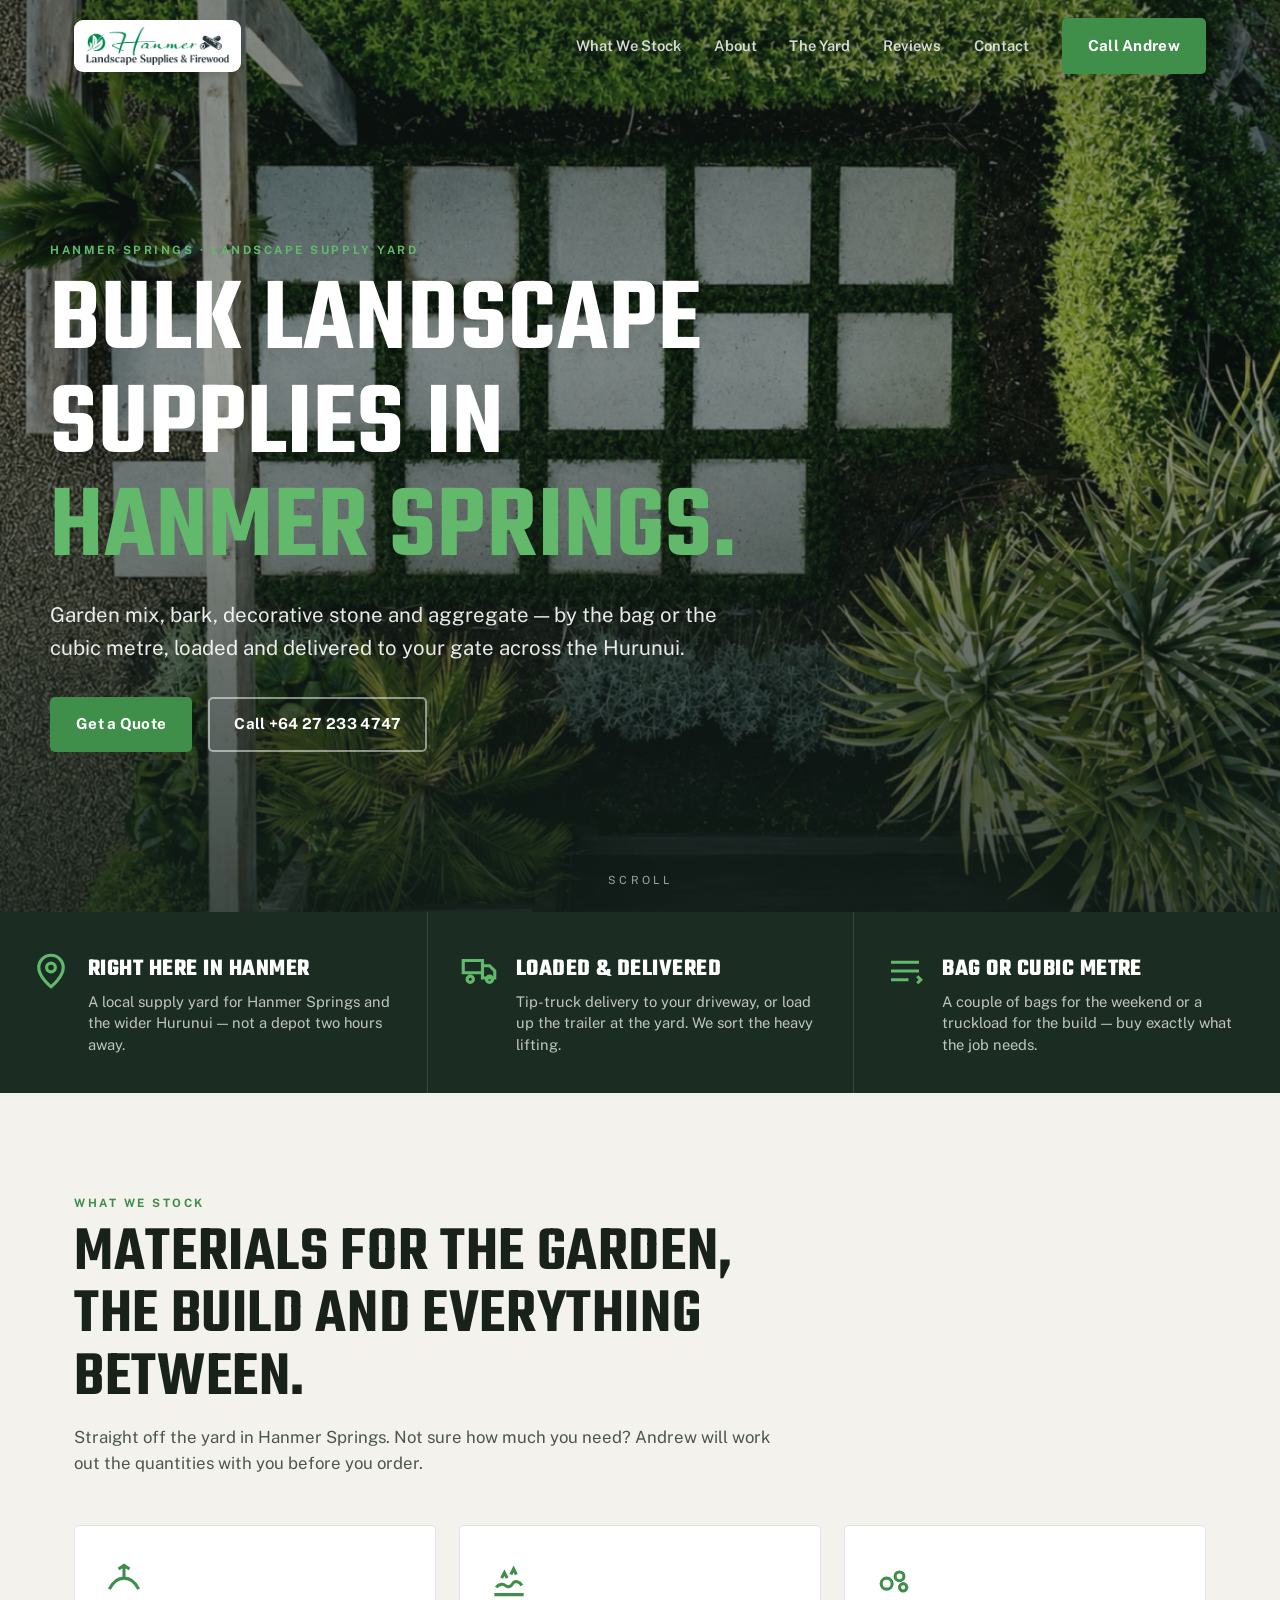
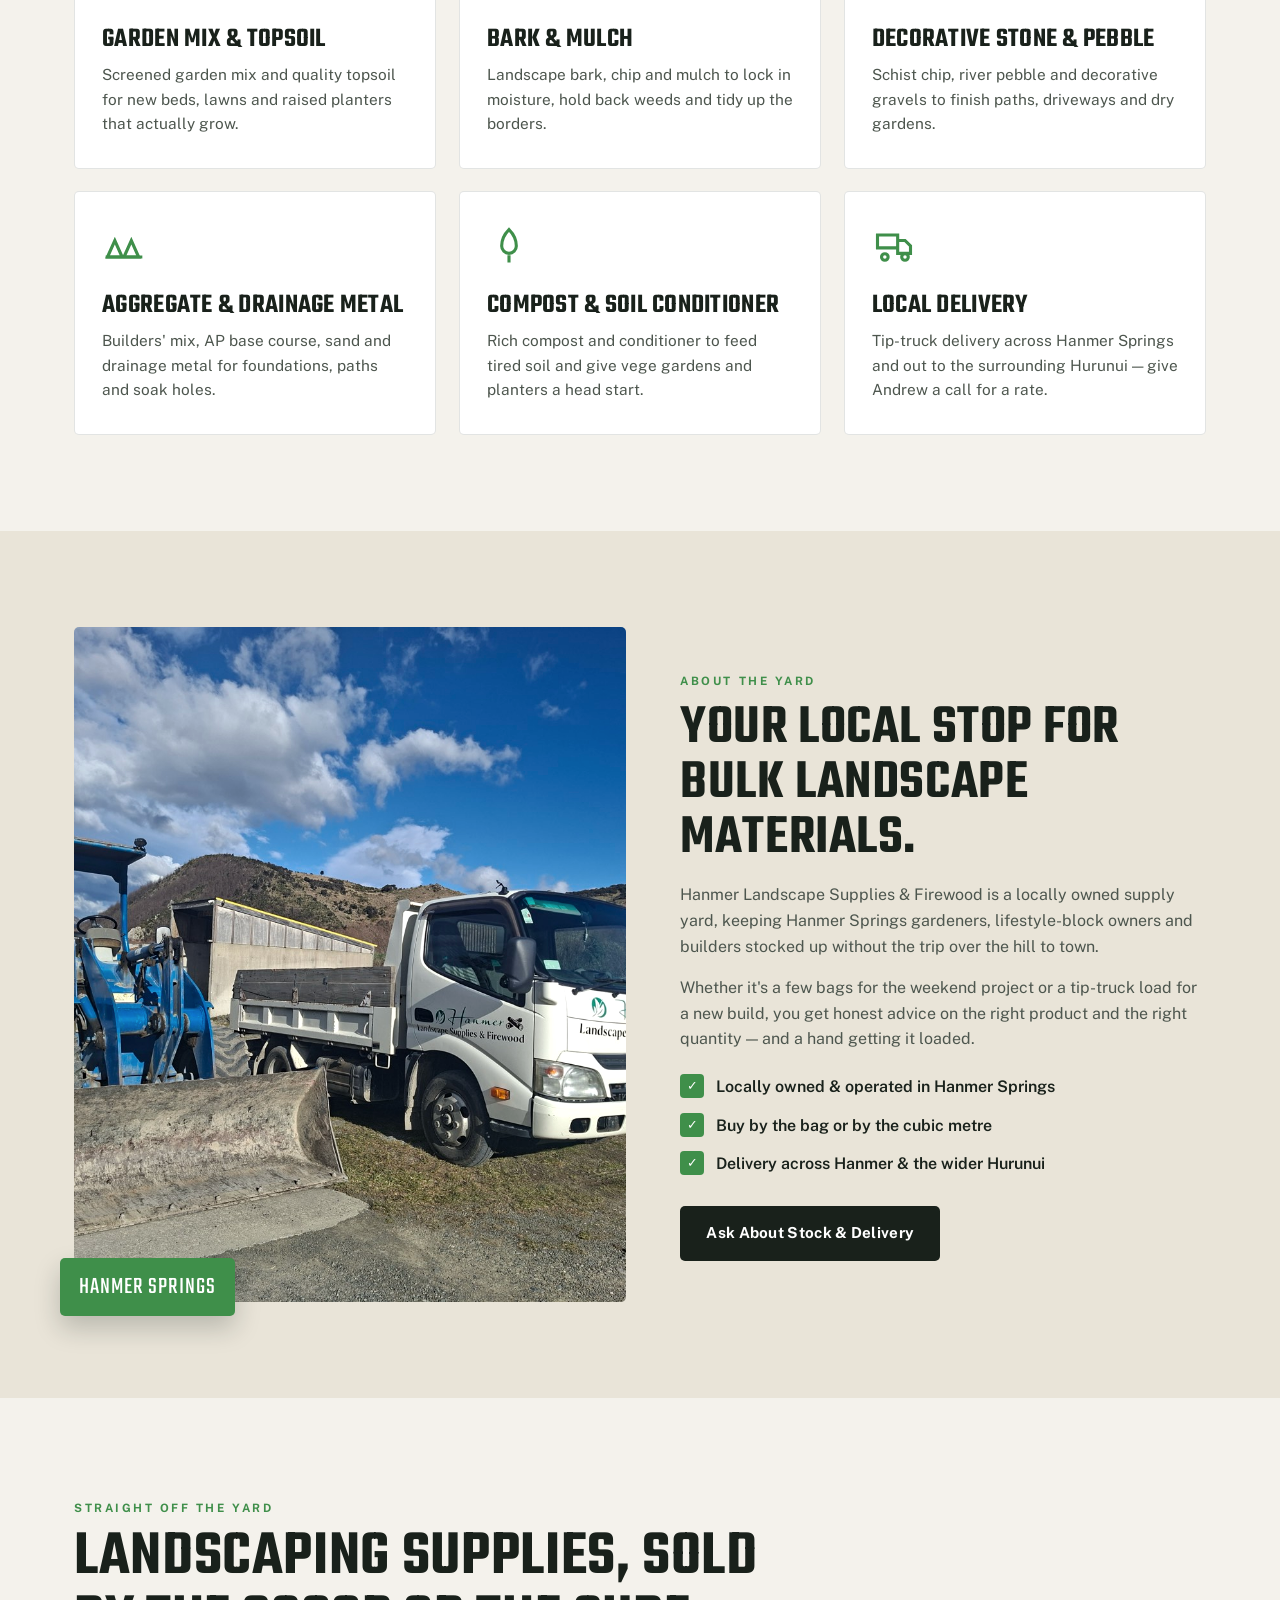
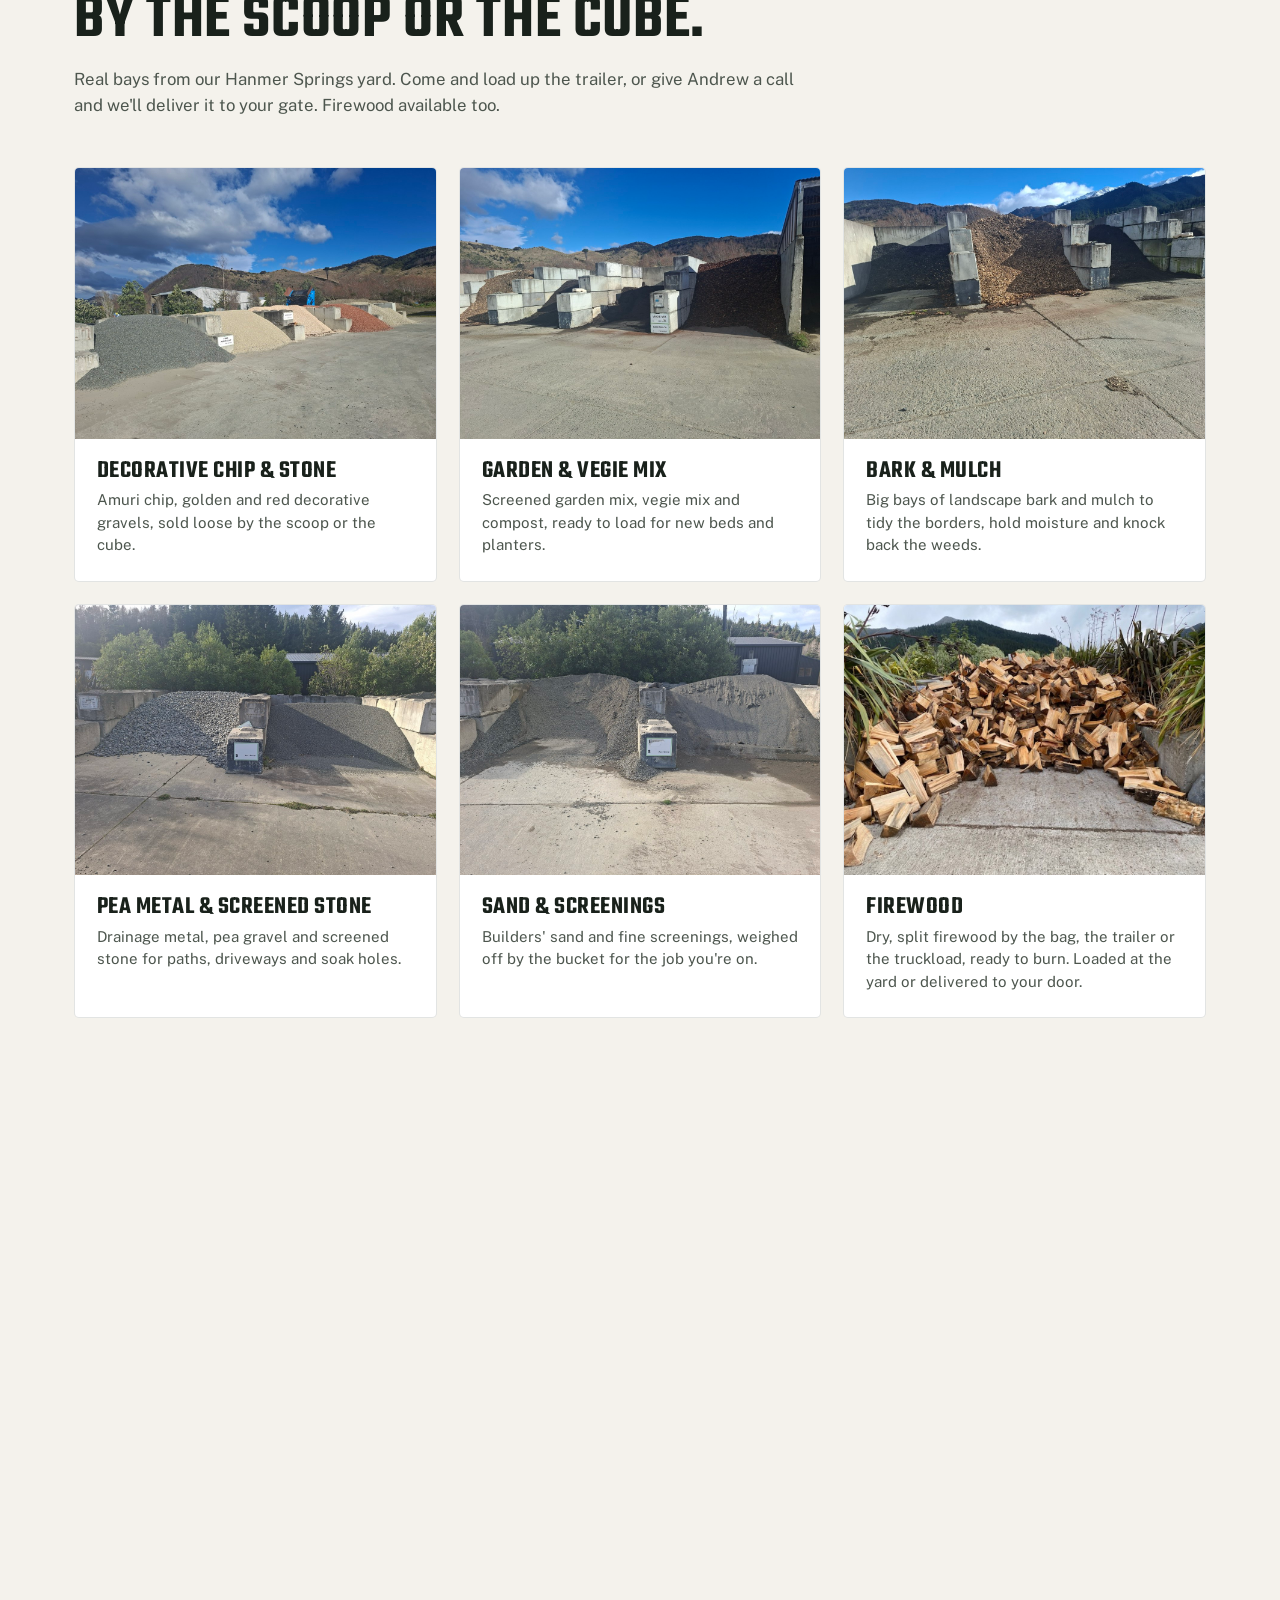
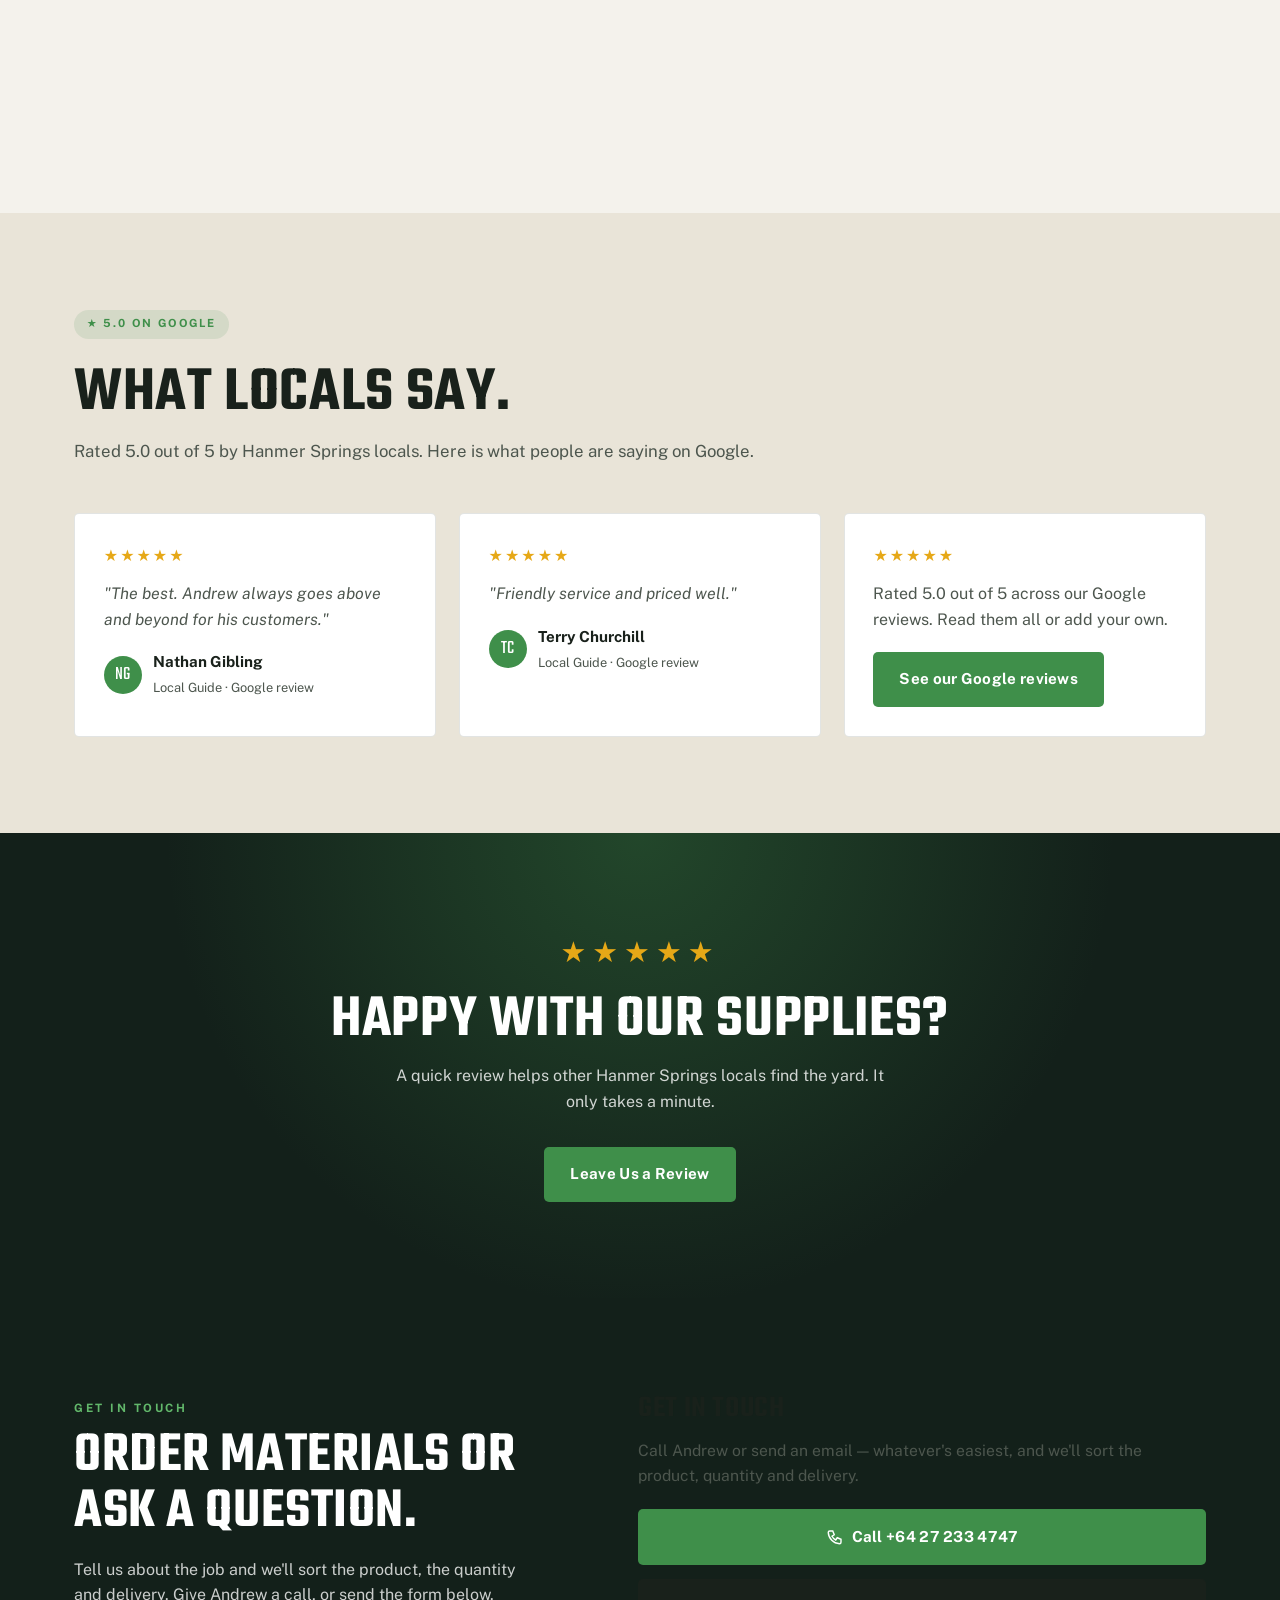
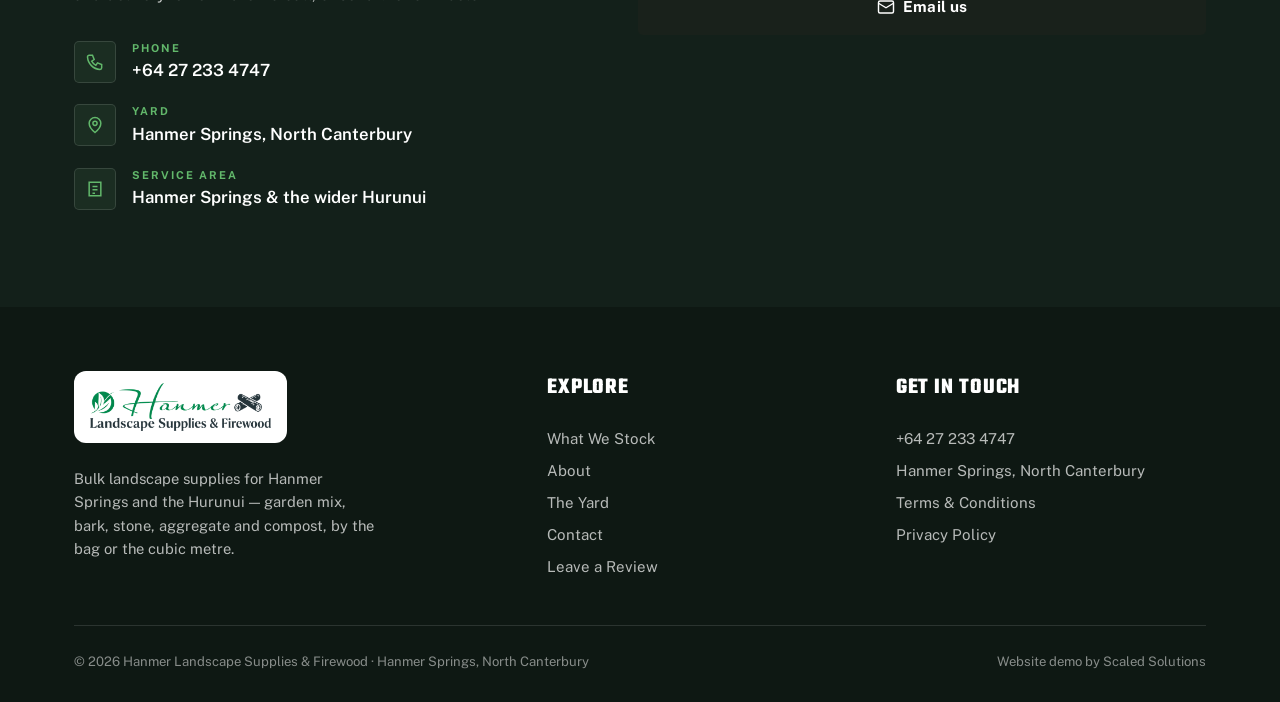
<file: index.html>
<!DOCTYPE html>
<html lang="en-NZ">
<head>
<meta charset="UTF-8" />
<meta name="viewport" content="width=device-width, initial-scale=1.0" />
<title>Hanmer Landscape Supplies &amp; Firewood | Landscape Supply Yard, Hanmer Springs</title>
<meta name="description" content="Bulk landscape supplies in Hanmer Springs — garden mix, bark, mulch, decorative stone and aggregate. By the bag or the cubic metre, loaded and delivered across the Hurunui." />
<link rel="icon" href="/favicon.ico" sizes="any">
<link rel="icon" type="image/png" sizes="96x96" href="/favicon-96.png">
<link rel="apple-touch-icon" href="/apple-touch-icon.png">
<meta property="og:title" content="Hanmer Landscape Supplies &amp; Firewood | Hanmer Springs" />
<meta property="og:description" content="Garden mix, bark, stone and aggregate — by the bag or the cubic metre, loaded and delivered across the Hurunui." />
<meta property="og:type" content="website" />
<meta property="og:image" content="https://www.hanmerlandscape.co.nz/images/hanmer-1.jpg" />
<link rel="preconnect" href="https://fonts.googleapis.com" />
<link rel="preconnect" href="https://fonts.gstatic.com" crossorigin />
<link href="https://fonts.googleapis.com/css2?family=Teko:wght@400;500;600;700&family=Public+Sans:wght@400;500;600;700&display=swap" rel="stylesheet" />
<link rel="preload" as="image" href="images/hanmer-1.jpg" fetchpriority="high" />
<link rel="stylesheet" href="styles.css" />
</head>
<body>

<div id="intro"><div class="intro-logo-chip"><img src="images/logo.png" alt="Hanmer Landscape Supplies &amp; Firewood" /></div></div>

<!-- NAV -->
<header class="nav">
  <div class="wrap">
    <a class="logo logo--chip" href="index.html" aria-label="Hanmer Landscape Supplies &amp; Firewood, Hanmer Springs">
      <img class="logo-img" src="images/logo.png" alt="Hanmer Landscape Supplies &amp; Firewood" />
    </a>
    <button class="nav-toggle" aria-label="Menu">&#9776;</button>
    <nav class="navlinks">
      <a class="link" href="#stock">What We Stock</a>
      <a class="link" href="#about">About</a>
      <a class="link" href="#yard">The Yard</a>
      <a class="link" href="#reviews">Reviews</a>
      <a class="link" href="#contact">Contact</a>
      <a class="btn btn-primary" href="tel:+64272334747">Call Andrew</a>
    </nav>
  </div>
</header>

<!-- HERO -->
<section class="hero" id="top">
  <div class="hero-slides">
    <div class="slide active" style="background-image:url('images/hanmer-1.jpg')"></div>
    <div class="slide" style="background-image:url('images/hanmer-2.jpg')"></div>
    <div class="slide" style="background-image:url('images/hanmer-3.jpg')"></div>
    <div class="slide" style="background-image:url('images/hanmer-4.jpg')"></div>
  </div>
  <div class="wrap hero-inner">
    <span class="eyebrow light">Hanmer Springs · Landscape Supply Yard</span>
    <h1>Bulk landscape supplies in <em>Hanmer Springs.</em></h1>
    <p class="lead">Garden mix, bark, decorative stone and aggregate — by the bag or the cubic metre, loaded and delivered to your gate across the Hurunui.</p>
    <div class="hero-cta">
      <a class="btn btn-primary" href="#contact">Get a Quote</a>
      <a class="btn btn-ghost" href="tel:+64272334747">Call +64 27 233 4747</a>
    </div>
  </div>
  <div class="scrollcue">Scroll</div>
</section>

<!-- TRUST STRIP -->
<section class="trust" style="padding:0">
  <div class="grid">
    <div class="item">
      <svg class="ic" viewBox="0 0 24 24" fill="none" stroke="currentColor" stroke-width="1.8"><path d="M12 21s-7-5.5-7-11a7 7 0 0 1 14 0c0 5.5-7 11-7 11z"/><circle cx="12" cy="10" r="2.5"/></svg>
      <div><h4>Right here in Hanmer</h4><p>A local supply yard for Hanmer Springs and the wider Hurunui — not a depot two hours away.</p></div>
    </div>
    <div class="item">
      <svg class="ic" viewBox="0 0 24 24" fill="none" stroke="currentColor" stroke-width="1.8"><path d="M3 13h11V6H3zM14 9h4l3 3v4h-7zM7 18.5a1.8 1.8 0 1 0 0-3.6 1.8 1.8 0 0 0 0 3.6zM18 18.5a1.8 1.8 0 1 0 0-3.6 1.8 1.8 0 0 0 0 3.6z"/></svg>
      <div><h4>Loaded &amp; delivered</h4><p>Tip-truck delivery to your driveway, or load up the trailer at the yard. We sort the heavy lifting.</p></div>
    </div>
    <div class="item">
      <svg class="ic" viewBox="0 0 24 24" fill="none" stroke="currentColor" stroke-width="1.8"><path d="M4 7h16M4 12h16M4 17h10"/><path d="M19 15l2 2-2 2"/></svg>
      <div><h4>Bag or cubic metre</h4><p>A couple of bags for the weekend or a truckload for the build — buy exactly what the job needs.</p></div>
    </div>
  </div>
</section>

<!-- SERVICES / STOCK -->
<section class="band-light reveal" id="stock">
  <div class="wrap">
    <div class="sec-head">
      <span class="eyebrow">What We Stock</span>
      <h2>Materials for the garden, the build and everything between.</h2>
      <p>Straight off the yard in Hanmer Springs. Not sure how much you need? Andrew will work out the quantities with you before you order.</p>
    </div>
    <div class="cards">
      <div class="card">
        <svg class="ic" viewBox="0 0 24 24" fill="none" stroke="currentColor" stroke-width="1.7"><path d="M4 17c2-4 5-6 8-6s6 2 8 6"/><path d="M12 11V4M9 6l3-2 3 2"/></svg>
        <h3>Garden Mix &amp; Topsoil</h3>
        <p>Screened garden mix and quality topsoil for new beds, lawns and raised planters that actually grow.</p>
      </div>
      <div class="card">
        <svg class="ic" viewBox="0 0 24 24" fill="none" stroke="currentColor" stroke-width="1.7"><path d="M5 16c1.5-2 4-2 5-1s3 1 4-1 4-1 5 1"/><path d="M4 20h16"/><path d="M8 11l1.5-3 1.5 3M13 9l1.5-3L16 9"/></svg>
        <h3>Bark &amp; Mulch</h3>
        <p>Landscape bark, chip and mulch to lock in moisture, hold back weeds and tidy up the borders.</p>
      </div>
      <div class="card">
        <svg class="ic" viewBox="0 0 24 24" fill="none" stroke="currentColor" stroke-width="1.7"><circle cx="8" cy="14" r="3"/><circle cx="15" cy="10" r="2.4"/><circle cx="17" cy="16" r="2"/></svg>
        <h3>Decorative Stone &amp; Pebble</h3>
        <p>Schist chip, river pebble and decorative gravels to finish paths, driveways and dry gardens.</p>
      </div>
      <div class="card">
        <svg class="ic" viewBox="0 0 24 24" fill="none" stroke="currentColor" stroke-width="1.7"><path d="M3 18l4-9 4 9zM12 18l4-9 4 9z"/><path d="M2 18h20"/></svg>
        <h3>Aggregate &amp; Drainage Metal</h3>
        <p>Builders' mix, AP base course, sand and drainage metal for foundations, paths and soak holes.</p>
      </div>
      <div class="card">
        <svg class="ic" viewBox="0 0 24 24" fill="none" stroke="currentColor" stroke-width="1.7"><path d="M12 3c3 3 4 6 4 9a4 4 0 0 1-8 0c0-3 1-6 4-9z"/><path d="M12 21v-4"/></svg>
        <h3>Compost &amp; Soil Conditioner</h3>
        <p>Rich compost and conditioner to feed tired soil and give vege gardens and planters a head start.</p>
      </div>
      <div class="card">
        <svg class="ic" viewBox="0 0 24 24" fill="none" stroke="currentColor" stroke-width="1.7"><path d="M3 13h11V6H3zM14 9h4l3 3v4h-7z"/><circle cx="7" cy="18" r="1.8"/><circle cx="18" cy="18" r="1.8"/></svg>
        <h3>Local Delivery</h3>
        <p>Tip-truck delivery across Hanmer Springs and out to the surrounding Hurunui — give Andrew a call for a rate.</p>
      </div>
    </div>
  </div>
</section>

<!-- ABOUT -->
<section class="band-bone reveal" id="about">
  <div class="wrap about-grid">
    <div class="about-media">
      <img src="images/hanmer-7.jpg" alt="The Hanmer Landscape Supplies &amp; Firewood tip truck and loader" width="900" height="675" loading="lazy" style="object-position:center" />
      <span class="tag">Hanmer Springs</span>
    </div>
    <div class="about-copy">
      <span class="eyebrow">About The Yard</span>
      <h2>Your local stop for bulk landscape materials.</h2>
      <p>Hanmer Landscape Supplies &amp; Firewood is a locally owned supply yard, keeping Hanmer Springs gardeners, lifestyle-block owners and builders stocked up without the trip over the hill to town.</p>
      <p>Whether it's a few bags for the weekend project or a tip-truck load for a new build, you get honest advice on the right product and the right quantity — and a hand getting it loaded.</p>
      <ul class="checklist">
        <li><span class="tick">&#10003;</span> Locally owned &amp; operated in Hanmer Springs</li>
        <li><span class="tick">&#10003;</span> Buy by the bag or by the cubic metre</li>
        <li><span class="tick">&#10003;</span> Delivery across Hanmer &amp; the wider Hurunui</li>
      </ul>
      <a class="btn btn-dark" href="#contact" style="margin-top:1.8rem">Ask About Stock &amp; Delivery</a>
    </div>
  </div>
</section>

<!-- YARD / SUPPLIES (real photos) -->
<section class="band-light reveal" id="yard">
  <div class="wrap">
    <div class="sec-head">
      <span class="eyebrow">Straight off the yard</span>
      <h2>Landscaping supplies, sold by the scoop or the cube.</h2>
      <p>Real bays from our Hanmer Springs yard. Come and load up the trailer, or give Andrew a call and we'll deliver it to your gate. Firewood available too.</p>
    </div>
    <div class="yard-grid">
      <article class="yard-card">
        <img src="images/yard-chip.jpg" alt="Bays of decorative chip and gravel at the Hanmer Landscape Supplies &amp; Firewood yard" loading="lazy" />
        <div class="body"><h3>Decorative chip &amp; stone</h3><p>Amuri chip, golden and red decorative gravels, sold loose by the scoop or the cube.</p></div>
      </article>
      <article class="yard-card">
        <img src="images/yard-mix.jpg" alt="Garden mix and vegie mix bays at the yard" loading="lazy" />
        <div class="body"><h3>Garden &amp; vegie mix</h3><p>Screened garden mix, vegie mix and compost, ready to load for new beds and planters.</p></div>
      </article>
      <article class="yard-card">
        <img src="images/yard-bark.jpg" alt="Large bays of landscape bark and mulch" loading="lazy" />
        <div class="body"><h3>Bark &amp; mulch</h3><p>Big bays of landscape bark and mulch to tidy the borders, hold moisture and knock back the weeds.</p></div>
      </article>
      <article class="yard-card">
        <img src="images/yard-metal.jpg" alt="Pea metal and screened stone piles with price sign" loading="lazy" />
        <div class="body"><h3>Pea metal &amp; screened stone</h3><p>Drainage metal, pea gravel and screened stone for paths, driveways and soak holes.</p></div>
      </article>
      <article class="yard-card">
        <img src="images/yard-sand.jpg" alt="Sand and fine screenings bays" loading="lazy" />
        <div class="body"><h3>Sand &amp; screenings</h3><p>Builders' sand and fine screenings, weighed off by the bucket for the job you're on.</p></div>
      </article>
      <article class="yard-card">
        <img src="images/yard-firewood.jpg" alt="A pile of split, dry firewood at the Hanmer yard" loading="lazy" />
        <div class="body"><h3>Firewood</h3><p>Dry, split firewood by the bag, the trailer or the truckload, ready to burn. Loaded at the yard or delivered to your door.</p></div>
      </article>
    </div>
  </div>
</section>

<!-- CREW -->
<section class="band-dark reveal" id="crew">
  <div class="wrap">
    <div class="sec-head">
      <span class="eyebrow light">The Team</span>
      <h2>Who you'll deal with.</h2>
      <p>A small local crew that knows the product and knows the patch. Talk to a real person about your job.</p>
    </div>
    <div class="crew">
      <div class="member">
        <div class="av">A</div>
        <h3>Andrew</h3>
        <div class="role">Owner / Operator</div>
        <p>Runs the yard and answers the phone. Will help you pick the right product and sort out quantities and delivery.</p>
      </div>
      <div class="member">
        <div class="av">YD</div>
        <h3>Yard &amp; Loader</h3>
        <div class="role">Yard Team</div>
        <p>Loads your trailer or ute on site and keeps the bins of mix, bark and stone stocked and ready to go.</p>
      </div>
      <div class="member">
        <div class="av">DL</div>
        <h3>Deliveries</h3>
        <div class="role">Tip-Truck</div>
        <p>Gets your order from the yard to your driveway across Hanmer Springs and the surrounding Hurunui.</p>
      </div>
    </div>
  </div>
</section>

<!-- REVIEWS -->
<section class="band-bone reveal" id="reviews">
  <div class="wrap">
    <div class="sec-head">
      <span class="badge">&#9733; 5.0 on Google</span>
      <h2>What locals say.</h2>
      <p>Rated 5.0 out of 5 by Hanmer Springs locals. Here is what people are saying on Google.</p>
    </div>
    <div class="reviews">
      <div class="review">
        <div class="stars">&#9733;&#9733;&#9733;&#9733;&#9733;</div>
        <p>"The best. Andrew always goes above and beyond for his customers."</p>
        <div class="who"><span class="dot">NG</span><div><b>Nathan Gibling</b><span>Local Guide &middot; Google review</span></div></div>
      </div>
      <div class="review">
        <div class="stars">&#9733;&#9733;&#9733;&#9733;&#9733;</div>
        <p>"Friendly service and priced well."</p>
        <div class="who"><span class="dot">TC</span><div><b>Terry Churchill</b><span>Local Guide &middot; Google review</span></div></div>
      </div>
      <div class="review review--cta">
        <div class="stars">&#9733;&#9733;&#9733;&#9733;&#9733;</div>
        <p>Rated 5.0 out of 5 across our Google reviews. Read them all or add your own.</p>
        <a class="btn btn-primary" href="https://www.google.com/search?q=Hanmer+Landscape+Supplies#lrd=0x6d3065a1b990ba03:0x8c7ac0242fb257ba,3,,,," target="_blank" rel="noopener">See our Google reviews</a>
      </div>
    </div>
  </div>
</section>

<!-- REVIEW FUNNEL BANNER -->
<section class="funnel reveal">
  <div class="wrap">
    <div class="stars">&#9733;&#9733;&#9733;&#9733;&#9733;</div>
    <h2>Happy with our supplies?</h2>
    <p>A quick review helps other Hanmer Springs locals find the yard. It only takes a minute.</p>
    <a class="btn btn-primary" href="https://www.google.com/search?q=Hanmer+Landscape+Supplies#lrd=0x6d3065a1b990ba03:0x8c7ac0242fb257ba,3,,,," target="_blank" rel="noopener">Leave Us a Review</a>
  </div>
</section>

<!-- CONTACT -->
<section class="band-dark reveal" id="contact">
  <div class="wrap contact-grid">
    <div class="contact-info">
      <span class="eyebrow light">Get In Touch</span>
      <h2>Order materials or ask a question.</h2>
      <p class="intro">Tell us about the job and we'll sort the product, the quantity and delivery. Give Andrew a call, or send the form below.</p>
      <div class="cinfo">
        <a href="tel:+64272334747">
          <span class="ic"><svg viewBox="0 0 24 24" width="20" height="20" fill="none" stroke="currentColor" stroke-width="1.8"><path d="M5 4h4l2 5-3 2a12 12 0 0 0 5 5l2-3 5 2v4a2 2 0 0 1-2 2A16 16 0 0 1 3 6a2 2 0 0 1 2-2z"/></svg></span>
          <span><small>Phone</small><b>+64 27 233 4747</b></span>
        </a>
        <div>
          <span class="ic"><svg viewBox="0 0 24 24" width="20" height="20" fill="none" stroke="currentColor" stroke-width="1.8"><path d="M12 21s-7-5.5-7-11a7 7 0 0 1 14 0c0 5.5-7 11-7 11z"/><circle cx="12" cy="10" r="2.5"/></svg></span>
          <span><small>Yard</small><b>Hanmer Springs, North Canterbury</b></span>
        </div>
        <div>
          <span class="ic"><svg viewBox="0 0 24 24" width="20" height="20" fill="none" stroke="currentColor" stroke-width="1.8"><path d="M5 4h14v16H5z"/><path d="M9 9h6M9 13h6M9 17h3"/></svg></span>
          <span><small>Service Area</small><b>Hanmer Springs &amp; the wider Hurunui</b></span>
        </div>
      </div>
    </div>

    <div class="cform contact-cta">
      <h3>Get in touch</h3>
      <p>Call Andrew or send an email — whatever's easiest, and we'll sort the product, quantity and delivery.</p>
      <a class="btn btn-primary" href="tel:+64272334747">
        <svg viewBox="0 0 24 24" width="18" height="18" fill="none" stroke="currentColor" stroke-width="1.9"><path d="M5 4h4l2 5-3 2a12 12 0 0 0 5 5l2-3 5 2v4a2 2 0 0 1-2 2A16 16 0 0 1 3 6a2 2 0 0 1 2-2z"/></svg>
        Call +64 27 233 4747
      </a>
      <a class="btn btn-dark" href="#" data-gmail data-user="andrew" data-domain="hanmerlandscapesupplies.co.nz" data-su="Enquiry%20%E2%80%94%20Hanmer%20Landscape%20Supplies" data-body="Hi%20Andrew%2C%0A%0AI%27d%20like%20a%20quote%20or%20delivery%3A%0A%0AProduct%3A%20%0AApprox%20quantity%3A%20%0ADelivery%20suburb%3A%20%0A%0AName%3A%20%0APhone%3A%20">
        <svg viewBox="0 0 24 24" width="18" height="18" fill="none" stroke="currentColor" stroke-width="1.9"><rect x="2" y="4" width="20" height="16" rx="2"/><path d="m22 7-10 6L2 7"/></svg>
        Email us
      </a>
    </div>
  </div>
</section>

<!-- FOOTER -->
<footer class="site">
  <div class="wrap">
    <div class="foot-grid">
      <div class="col">
        <div class="footer-logo-chip"><img src="images/logo.png" alt="Hanmer Landscape Supplies &amp; Firewood" /></div>
        <p>Bulk landscape supplies for Hanmer Springs and the Hurunui — garden mix, bark, stone, aggregate and compost, by the bag or the cubic metre.</p>
      </div>
      <div class="col">
        <h4>Explore</h4>
        <a href="#stock">What We Stock</a>
        <a href="#about">About</a>
        <a href="#yard">The Yard</a>
        <a href="#contact">Contact</a>
        <a href="https://www.google.com/search?q=Hanmer+Landscape+Supplies#lrd=0x6d3065a1b990ba03:0x8c7ac0242fb257ba,3,,,," target="_blank" rel="noopener">Leave a Review</a>
      </div>
      <div class="col">
        <h4>Get In Touch</h4>
        <a href="tel:+64272334747">+64 27 233 4747</a>
        <a href="#contact">Hanmer Springs, North Canterbury</a>
        <a href="terms.html">Terms &amp; Conditions</a>
        <a href="privacy.html">Privacy Policy</a>
      </div>
    </div>
    <div class="foot-bottom">
      <span>&copy; 2026 Hanmer Landscape Supplies &amp; Firewood · Hanmer Springs, North Canterbury</span>
      <span>Website demo by Scaled Solutions</span>
    </div>
  </div>
</footer>

<script src="script.js"></script>
</body>
</html>
</file>
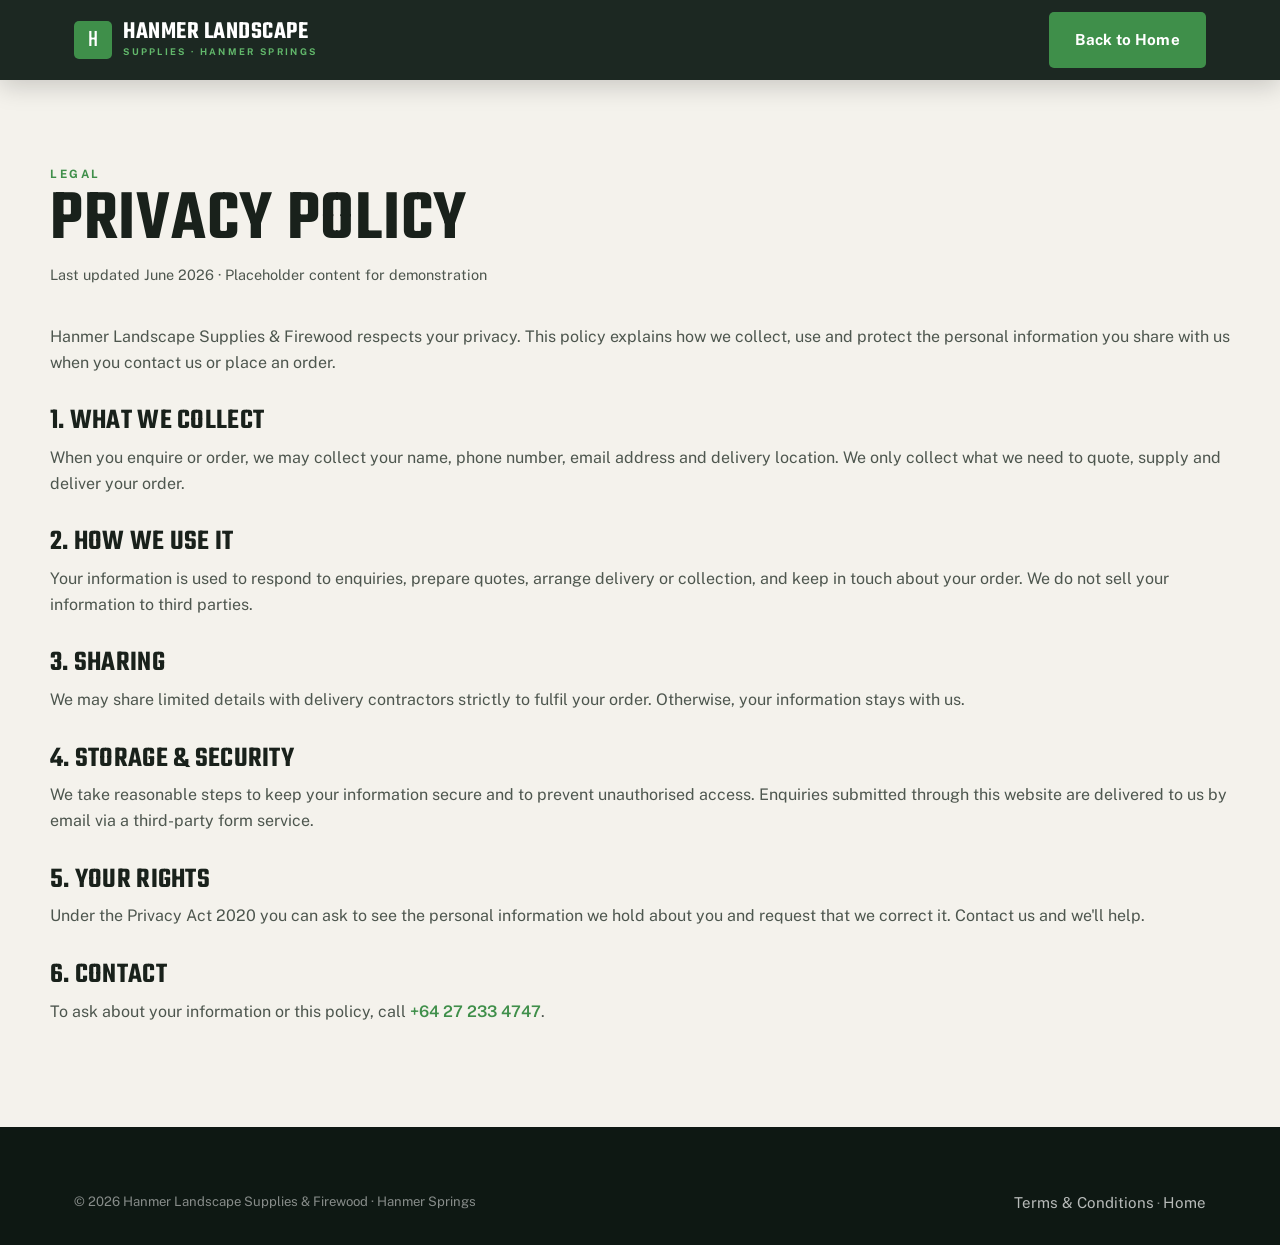
<file: privacy.html>
<!DOCTYPE html>
<html lang="en-NZ">
<head>
<meta charset="UTF-8" />
<meta name="viewport" content="width=device-width, initial-scale=1.0" />
<title>Privacy Policy | Hanmer Landscape Supplies &amp; Firewood</title>
<meta name="description" content="Privacy policy for Hanmer Landscape Supplies &amp; Firewood, Hanmer Springs." />
<link rel="icon" href="/favicon.ico" sizes="any">
<link rel="icon" type="image/png" sizes="96x96" href="/favicon-96.png">
<link rel="apple-touch-icon" href="/apple-touch-icon.png">
<link rel="preconnect" href="https://fonts.googleapis.com" />
<link rel="preconnect" href="https://fonts.gstatic.com" crossorigin />
<link href="https://fonts.googleapis.com/css2?family=Teko:wght@400;500;600;700&family=Public+Sans:wght@400;500;600;700&display=swap" rel="stylesheet" />
<link rel="stylesheet" href="styles.css" />
</head>
<body class="loaded">
<header class="nav scrolled">
  <div class="wrap">
    <a class="logo" href="index.html"><span class="lk">H</span><span><b>Hanmer Landscape</b><small>Supplies · Hanmer Springs</small></span></a>
    <nav class="navlinks"><a class="btn btn-primary" href="index.html">Back to Home</a></nav>
  </div>
</header>

<main class="legal wrap">
  <span class="eyebrow">Legal</span>
  <h1>Privacy Policy</h1>
  <p class="updated">Last updated June 2026 · Placeholder content for demonstration</p>

  <p>Hanmer Landscape Supplies &amp; Firewood respects your privacy. This policy explains how we collect, use and protect the personal information you share with us when you contact us or place an order.</p>

  <h2>1. What We Collect</h2>
  <p>When you enquire or order, we may collect your name, phone number, email address and delivery location. We only collect what we need to quote, supply and deliver your order.</p>

  <h2>2. How We Use It</h2>
  <p>Your information is used to respond to enquiries, prepare quotes, arrange delivery or collection, and keep in touch about your order. We do not sell your information to third parties.</p>

  <h2>3. Sharing</h2>
  <p>We may share limited details with delivery contractors strictly to fulfil your order. Otherwise, your information stays with us.</p>

  <h2>4. Storage &amp; Security</h2>
  <p>We take reasonable steps to keep your information secure and to prevent unauthorised access. Enquiries submitted through this website are delivered to us by email via a third-party form service.</p>

  <h2>5. Your Rights</h2>
  <p>Under the Privacy Act 2020 you can ask to see the personal information we hold about you and request that we correct it. Contact us and we'll help.</p>

  <h2>6. Contact</h2>
  <p>To ask about your information or this policy, call <a href="tel:+64272334747" style="color:var(--accent);font-weight:600">+64 27 233 4747</a>.</p>
</main>

<footer class="site">
  <div class="wrap">
    <div class="foot-bottom" style="border-top:0;padding-top:0">
      <span>&copy; 2026 Hanmer Landscape Supplies &amp; Firewood · Hanmer Springs</span>
      <span><a href="terms.html" style="display:inline">Terms &amp; Conditions</a> · <a href="index.html" style="display:inline">Home</a></span>
    </div>
  </div>
</footer>
</body>
</html>
</file>
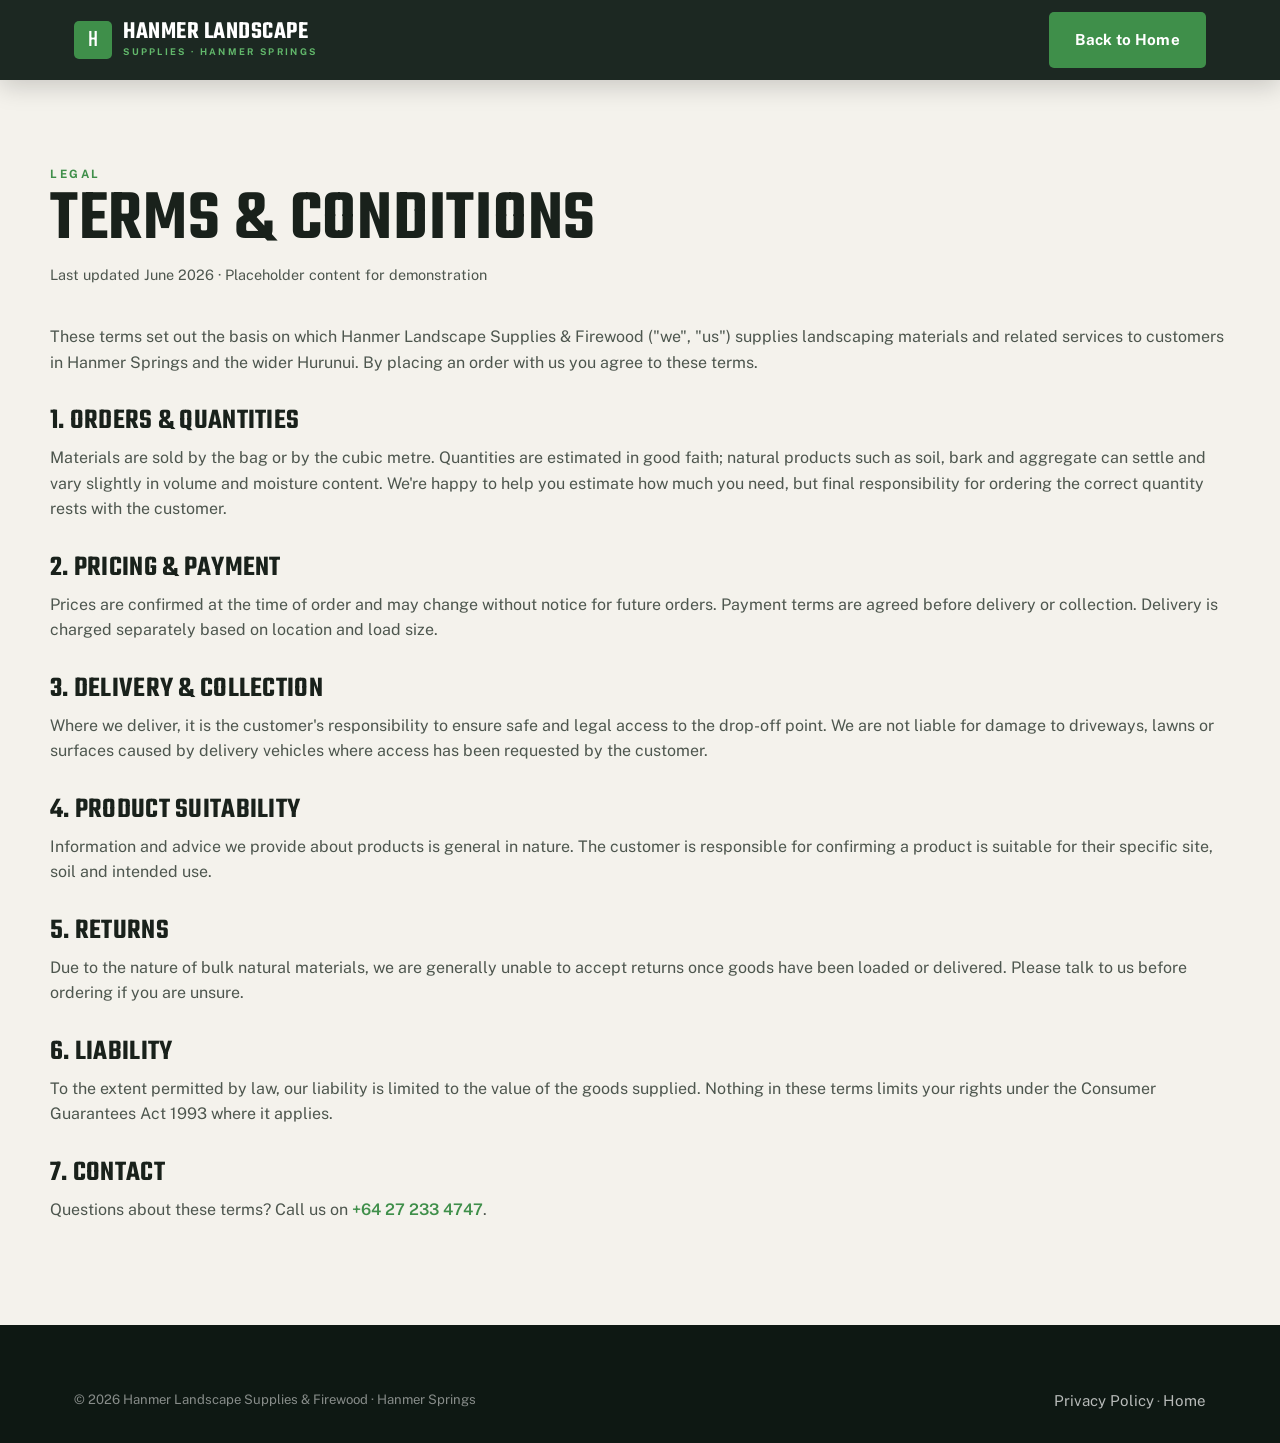
<file: terms.html>
<!DOCTYPE html>
<html lang="en-NZ">
<head>
<meta charset="UTF-8" />
<meta name="viewport" content="width=device-width, initial-scale=1.0" />
<title>Terms &amp; Conditions | Hanmer Landscape Supplies &amp; Firewood</title>
<meta name="description" content="Terms and conditions for Hanmer Landscape Supplies &amp; Firewood, Hanmer Springs." />
<link rel="icon" href="/favicon.ico" sizes="any">
<link rel="icon" type="image/png" sizes="96x96" href="/favicon-96.png">
<link rel="apple-touch-icon" href="/apple-touch-icon.png">
<link rel="preconnect" href="https://fonts.googleapis.com" />
<link rel="preconnect" href="https://fonts.gstatic.com" crossorigin />
<link href="https://fonts.googleapis.com/css2?family=Teko:wght@400;500;600;700&family=Public+Sans:wght@400;500;600;700&display=swap" rel="stylesheet" />
<link rel="stylesheet" href="styles.css" />
</head>
<body class="loaded">
<header class="nav scrolled">
  <div class="wrap">
    <a class="logo" href="index.html"><span class="lk">H</span><span><b>Hanmer Landscape</b><small>Supplies · Hanmer Springs</small></span></a>
    <nav class="navlinks"><a class="btn btn-primary" href="index.html">Back to Home</a></nav>
  </div>
</header>

<main class="legal wrap">
  <span class="eyebrow">Legal</span>
  <h1>Terms &amp; Conditions</h1>
  <p class="updated">Last updated June 2026 · Placeholder content for demonstration</p>

  <p>These terms set out the basis on which Hanmer Landscape Supplies &amp; Firewood ("we", "us") supplies landscaping materials and related services to customers in Hanmer Springs and the wider Hurunui. By placing an order with us you agree to these terms.</p>

  <h2>1. Orders &amp; Quantities</h2>
  <p>Materials are sold by the bag or by the cubic metre. Quantities are estimated in good faith; natural products such as soil, bark and aggregate can settle and vary slightly in volume and moisture content. We're happy to help you estimate how much you need, but final responsibility for ordering the correct quantity rests with the customer.</p>

  <h2>2. Pricing &amp; Payment</h2>
  <p>Prices are confirmed at the time of order and may change without notice for future orders. Payment terms are agreed before delivery or collection. Delivery is charged separately based on location and load size.</p>

  <h2>3. Delivery &amp; Collection</h2>
  <p>Where we deliver, it is the customer's responsibility to ensure safe and legal access to the drop-off point. We are not liable for damage to driveways, lawns or surfaces caused by delivery vehicles where access has been requested by the customer.</p>

  <h2>4. Product Suitability</h2>
  <p>Information and advice we provide about products is general in nature. The customer is responsible for confirming a product is suitable for their specific site, soil and intended use.</p>

  <h2>5. Returns</h2>
  <p>Due to the nature of bulk natural materials, we are generally unable to accept returns once goods have been loaded or delivered. Please talk to us before ordering if you are unsure.</p>

  <h2>6. Liability</h2>
  <p>To the extent permitted by law, our liability is limited to the value of the goods supplied. Nothing in these terms limits your rights under the Consumer Guarantees Act 1993 where it applies.</p>

  <h2>7. Contact</h2>
  <p>Questions about these terms? Call us on <a href="tel:+64272334747" style="color:var(--accent);font-weight:600">+64 27 233 4747</a>.</p>
</main>

<footer class="site">
  <div class="wrap">
    <div class="foot-bottom" style="border-top:0;padding-top:0">
      <span>&copy; 2026 Hanmer Landscape Supplies &amp; Firewood · Hanmer Springs</span>
      <span><a href="privacy.html" style="display:inline">Privacy Policy</a> · <a href="index.html" style="display:inline">Home</a></span>
    </div>
  </div>
</footer>
</body>
</html>
</file>
<file: styles.css>
/* Hanmer Landscape Supplies — Industrial archetype, forest-green accent
   Fonts: Teko (display) + Public Sans (body) */

:root{
  --bg:#f4f2ec;
  --bg-alt:#e9e4d8;
  --ink:#19211b;
  --ink-soft:#4d564e;
  --dark:#13201a;
  --dark-2:#1b2d22;
  --accent:#3f8f4a;
  --accent-2:#62b86b;
  --line:rgba(20,32,26,.12);
  --line-dark:rgba(255,255,255,.12);
  --radius:5px;
  --maxw:1180px;
}

*{box-sizing:border-box;margin:0;padding:0}
html{scroll-behavior:smooth}
img{image-orientation:from-image}
body{
  font-family:"Public Sans",system-ui,sans-serif;
  background:var(--bg);
  color:var(--ink);
  line-height:1.6;
  -webkit-font-smoothing:antialiased;
  overflow-x:hidden;
}
h1,h2,h3,.display{
  font-family:"Teko",sans-serif;
  font-weight:600;
  line-height:.98;
  letter-spacing:.01em;
  text-transform:uppercase;
}
a{color:inherit;text-decoration:none}
.wrap{max-width:var(--maxw);margin:0 auto;padding:0 24px}
.eyebrow{
  font-family:"Public Sans",sans-serif;
  text-transform:uppercase;
  letter-spacing:.22em;
  font-size:.72rem;
  font-weight:700;
  color:var(--accent);
}
.eyebrow.light{color:var(--accent-2)}

/* ---------- Buttons ---------- */
.btn{
  display:inline-flex;align-items:center;gap:.5rem;
  font-weight:700;font-size:.95rem;
  padding:.85rem 1.5rem;border-radius:var(--radius);
  border:2px solid transparent;cursor:pointer;
  transition:transform .18s ease, background .18s ease, color .18s ease;
  letter-spacing:.02em;
}
.btn-primary{background:var(--accent);color:#fff}
.btn-primary:hover{background:var(--accent-2);transform:translateY(-2px)}
.btn-ghost{border-color:rgba(255,255,255,.5);color:#fff}
.btn-ghost:hover{background:#fff;color:var(--ink);transform:translateY(-2px)}
.btn-dark{background:var(--ink);color:#fff}
.btn-dark:hover{background:var(--accent);transform:translateY(-2px)}

/* ---------- Intro overlay ---------- */
#intro{
  position:fixed;inset:0;z-index:2000;background:var(--dark);
  display:flex;align-items:center;justify-content:center;
  transition:opacity .7s ease .2s, visibility .7s ease .2s;
}
#intro .mark{
  font-family:"Teko",sans-serif;font-size:clamp(2.6rem,9vw,5rem);
  color:#fff;text-transform:uppercase;letter-spacing:.04em;
  opacity:0;transform:translateY(14px);
  animation:introIn 1s cubic-bezier(.2,.7,.2,1) forwards;
  text-align:center;line-height:.9;
}
#intro .mark span{color:var(--accent-2);display:block;font-size:.42em;letter-spacing:.3em;margin-top:.4rem}
@keyframes introIn{to{opacity:1;transform:none}}
body.loaded #intro{opacity:0;visibility:hidden}

/* reveal on scroll */
.reveal{opacity:0;transform:translateY(26px);transition:opacity .7s ease, transform .7s ease}
.reveal.in{opacity:1;transform:none}

/* ---------- Nav ---------- */
header.nav{
  position:fixed;top:0;left:0;right:0;z-index:1000;
  display:flex;align-items:center;
  transition:background .3s ease, box-shadow .3s ease, padding .3s ease;
  padding:18px 0;
}
header.nav .wrap{display:flex;align-items:center;justify-content:space-between;width:100%}
.logo{display:flex;align-items:center;gap:.7rem;color:#fff}
.logo .lk{
  width:38px;height:38px;border-radius:5px;background:var(--accent);
  display:grid;place-items:center;font-family:"Teko",sans-serif;font-size:1.5rem;color:#fff;
  flex:none;
}
.logo b{font-family:"Teko",sans-serif;font-size:1.55rem;font-weight:600;text-transform:uppercase;letter-spacing:.02em;line-height:.9}
.logo small{display:block;font-family:"Public Sans";font-size:.58rem;letter-spacing:.25em;color:var(--accent-2);text-transform:uppercase;font-weight:700}
header.nav.scrolled{background:rgba(19,32,26,.96);box-shadow:0 6px 24px rgba(0,0,0,.18);padding:12px 0;backdrop-filter:blur(8px)}
.navlinks{display:flex;align-items:center;gap:2rem}
.navlinks a.link{color:rgba(255,255,255,.82);font-weight:600;font-size:.92rem;letter-spacing:.01em}
.navlinks a.link:hover{color:#fff}
.nav-toggle{display:none;background:none;border:0;color:#fff;font-size:1.6rem;cursor:pointer}
@media(max-width:860px){
  .navlinks{
    position:fixed;inset:0 0 0 auto;width:min(78vw,320px);background:var(--dark);
    flex-direction:column;justify-content:center;gap:1.6rem;transform:translateX(100%);
    transition:transform .35s ease;box-shadow:-20px 0 40px rgba(0,0,0,.3);
  }
  .navlinks.open{transform:none}
  .navlinks a.link{font-size:1.1rem}
  .nav-toggle{display:block;z-index:1001}
}

/* ---------- Hero ---------- */
.hero{position:relative;min-height:100svh;display:flex;align-items:flex-end;background:var(--dark);overflow:hidden}
.hero-slides{position:absolute;inset:0;z-index:0}
.hero-slides .slide{
  position:absolute;inset:0;background-size:cover;background-position:center;
  opacity:0;transition:opacity 1.6s ease;filter:saturate(.82) contrast(1.05);
  transform:scale(1.04);
}
.hero-slides .slide.active{opacity:1;animation:kenburns 8s ease forwards}
@keyframes kenburns{from{transform:scale(1.04)}to{transform:scale(1.12)}}
.hero::after{
  content:"";position:absolute;inset:0;z-index:1;
  background:linear-gradient(180deg,rgba(19,32,26,.55) 0%,rgba(19,32,26,.45) 40%,rgba(19,32,26,.82) 100%);
}
.hero-inner{position:relative;z-index:2;padding:140px 0 64px;width:100%}
.hero h1{color:#fff;font-size:clamp(3.2rem,8.5vw,6.6rem);max-width:16ch;margin:.6rem 0 1.1rem}
.hero h1 em{font-style:normal;color:var(--accent-2)}
.hero p.lead{color:rgba(255,255,255,.9);font-size:clamp(1.05rem,1.6vw,1.28rem);max-width:54ch;margin-bottom:2rem}
.hero-cta{display:flex;flex-wrap:wrap;gap:1rem}
.scrollcue{position:absolute;bottom:22px;left:50%;transform:translateX(-50%);z-index:2;color:rgba(255,255,255,.6);font-size:.7rem;letter-spacing:.3em;text-transform:uppercase}

/* ---------- Sections ---------- */
section{padding:96px 0}
.band-light{background:var(--bg)}
.band-bone{background:var(--bg-alt)}
.band-dark{background:var(--dark);color:#fff}
.sec-head{max-width:720px;margin-bottom:3rem}
.sec-head h2{font-size:clamp(2.6rem,5vw,4rem);margin:.5rem 0 .8rem}
.sec-head p{color:var(--ink-soft);font-size:1.05rem}
.band-dark .sec-head p{color:rgba(255,255,255,.75)}

/* trust strip */
.trust{background:var(--dark-2);color:#fff;padding:0}
.trust .grid{display:grid;grid-template-columns:repeat(3,1fr)}
.trust .item{padding:38px 30px;display:flex;gap:1rem;align-items:flex-start;border-left:1px solid var(--line-dark)}
.trust .item:first-child{border-left:0}
.trust .ic{width:42px;height:42px;flex:none;color:var(--accent-2)}
.trust h4{font-family:"Teko";font-size:1.5rem;text-transform:uppercase;letter-spacing:.02em;margin-bottom:.15rem}
.trust p{color:rgba(255,255,255,.72);font-size:.92rem;line-height:1.45}
@media(max-width:760px){.trust .grid{grid-template-columns:1fr}.trust .item{border-left:0;border-top:1px solid var(--line-dark)}.trust .item:first-child{border-top:0}}

/* services */
.cards{display:grid;grid-template-columns:repeat(3,1fr);gap:1.4rem}
@media(max-width:900px){.cards{grid-template-columns:repeat(2,1fr)}}
@media(max-width:560px){.cards{grid-template-columns:1fr}}
.card{
  background:#fff;border:1px solid var(--line);border-radius:var(--radius);padding:2rem 1.7rem;
  transition:transform .2s ease, box-shadow .2s ease, border-color .2s ease;position:relative;overflow:hidden;
}
.card::before{content:"";position:absolute;left:0;top:0;height:4px;width:0;background:var(--accent);transition:width .3s ease}
.card:hover{transform:translateY(-5px);box-shadow:0 18px 40px rgba(20,32,26,.1);border-color:transparent}
.card:hover::before{width:100%}
.card .ic{width:44px;height:44px;color:var(--accent);margin-bottom:1.1rem}
.card h3{font-size:1.7rem;margin-bottom:.5rem}
.card p{color:var(--ink-soft);font-size:.96rem}

/* about */
.about-grid{display:grid;grid-template-columns:1.05fr 1fr;gap:3.4rem;align-items:center}
@media(max-width:880px){.about-grid{grid-template-columns:1fr;gap:2.2rem}}
.about-media{position:relative}
.about-media img{width:100%;aspect-ratio:4/3;object-fit:cover;border-radius:var(--radius);filter:saturate(.82) contrast(1.05);display:block}
.about-media .tag{
  position:absolute;left:-14px;bottom:-14px;background:var(--accent);color:#fff;
  font-family:"Teko";font-size:1.5rem;text-transform:uppercase;letter-spacing:.04em;
  padding:.6rem 1.2rem;border-radius:var(--radius);box-shadow:0 12px 26px rgba(20,32,26,.22);
}
.about-copy h2{font-size:clamp(2.4rem,4.4vw,3.6rem);margin:.5rem 0 1rem}
.about-copy p{color:var(--ink-soft);margin-bottom:1rem}
.checklist{list-style:none;margin-top:1.4rem;display:grid;gap:.8rem}
.checklist li{display:flex;gap:.7rem;align-items:flex-start;font-weight:600}
.checklist .tick{width:24px;height:24px;flex:none;border-radius:4px;background:var(--accent);color:#fff;display:grid;place-items:center;font-size:.8rem}

/* gallery masonry */
.masonry{column-count:3;column-gap:1.1rem}
@media(max-width:820px){.masonry{column-count:2}}
@media(max-width:480px){.masonry{column-count:1}}
.masonry img{
  width:100%;height:auto;display:block;margin-bottom:1.1rem;border-radius:var(--radius);
  break-inside:avoid;filter:saturate(.82) contrast(1.05);
  transition:transform .3s ease,filter .3s ease;
}
.masonry img:hover{transform:scale(1.015);filter:saturate(1) contrast(1.05)}

/* crew */
.crew{display:grid;grid-template-columns:repeat(3,1fr);gap:1.4rem}
@media(max-width:760px){.crew{grid-template-columns:1fr}}
.crew .member{background:var(--dark-2);border:1px solid var(--line-dark);border-radius:var(--radius);padding:2rem 1.6rem;text-align:center;color:#fff}
.crew .av{
  width:84px;height:84px;border-radius:50%;margin:0 auto 1.1rem;display:grid;place-items:center;
  background:var(--dark);border:2px solid var(--accent);color:var(--accent-2);
  font-family:"Teko";font-size:2rem;letter-spacing:.04em;
}
.crew h3{font-size:1.6rem;margin-bottom:.2rem}
.crew .role{color:var(--accent-2);font-size:.72rem;letter-spacing:.2em;text-transform:uppercase;font-weight:700;margin-bottom:.7rem}
.crew p{color:rgba(255,255,255,.72);font-size:.92rem}

/* reviews */
.badge{display:inline-block;background:rgba(63,143,74,.12);color:var(--accent);font-size:.7rem;font-weight:700;letter-spacing:.16em;text-transform:uppercase;padding:.35rem .8rem;border-radius:40px;margin-bottom:1rem}
.reviews{display:grid;grid-template-columns:repeat(3,1fr);gap:1.4rem}
@media(max-width:860px){.reviews{grid-template-columns:1fr}}
.review{background:#fff;border:1px solid var(--line);border-radius:var(--radius);padding:1.8rem}
.review .stars{color:#e6a817;letter-spacing:2px;margin-bottom:.8rem}
.review p{color:var(--ink-soft);font-style:italic;margin-bottom:1.1rem}
.review .who{display:flex;align-items:center;gap:.7rem}
.review .who .dot{width:38px;height:38px;border-radius:50%;background:var(--accent);color:#fff;display:grid;place-items:center;font-family:"Teko";font-size:1.2rem}
.review .who b{display:block;font-family:"Public Sans";font-size:.95rem}
.review .who span{font-size:.8rem;color:var(--ink-soft)}

/* review funnel banner */
.funnel{background:var(--dark);color:#fff;text-align:center;position:relative;overflow:hidden}
.funnel::before{content:"";position:absolute;inset:0;background:radial-gradient(circle at 50% 0,rgba(63,143,74,.35),transparent 60%)}
.funnel .wrap{position:relative;z-index:1}
.funnel .stars{color:#e6a817;font-size:1.8rem;letter-spacing:6px;margin-bottom:1rem}
.funnel h2{font-size:clamp(2.4rem,5vw,3.8rem);margin-bottom:.8rem}
.funnel p{color:rgba(255,255,255,.8);max-width:50ch;margin:0 auto 2rem}

/* contact */
.contact-grid{display:grid;grid-template-columns:1fr 1.1fr;gap:3rem}
@media(max-width:880px){.contact-grid{grid-template-columns:1fr;gap:2.2rem}}
.contact-info h2{font-size:clamp(2.4rem,4.6vw,3.6rem);margin:.5rem 0 1rem;color:#fff}
.contact-info p.intro{color:rgba(255,255,255,.78);margin-bottom:2rem;max-width:46ch}
.cinfo{display:grid;gap:1.2rem}
.cinfo a,.cinfo div{display:flex;gap:1rem;align-items:center;color:#fff}
.cinfo .ic{width:42px;height:42px;flex:none;border-radius:var(--radius);background:var(--dark-2);border:1px solid var(--line-dark);display:grid;place-items:center;color:var(--accent-2)}
.cinfo small{display:block;color:var(--accent-2);font-size:.68rem;letter-spacing:.18em;text-transform:uppercase;font-weight:700}
.cinfo b{font-family:"Public Sans";font-weight:600;font-size:1.05rem}
form.cform{background:#fff;border-radius:var(--radius);padding:2rem;display:grid;gap:1rem}
form.cform .row{display:grid;grid-template-columns:1fr 1fr;gap:1rem}
@media(max-width:520px){form.cform .row{grid-template-columns:1fr}}
.field{display:flex;flex-direction:column;gap:.35rem}
.field label{font-size:.78rem;font-weight:700;letter-spacing:.04em;text-transform:uppercase;color:var(--ink-soft)}
.field input,.field select,.field textarea{
  border:1px solid var(--line);border-radius:var(--radius);padding:.8rem .9rem;font:inherit;background:var(--bg);
  transition:border-color .2s ease, box-shadow .2s ease;color:var(--ink);
}
.field input:focus,.field select:focus,.field textarea:focus{outline:none;border-color:var(--accent);box-shadow:0 0 0 3px rgba(63,143,74,.15);background:#fff}
.field textarea{resize:vertical;min-height:120px}

/* footer */
footer.site{background:#0e1813;color:rgba(255,255,255,.7);padding:64px 0 30px}
.foot-grid{display:grid;grid-template-columns:1.4fr 1fr 1fr;gap:2.4rem;margin-bottom:2.6rem}
@media(max-width:760px){.foot-grid{grid-template-columns:1fr;gap:1.8rem}}
footer.site h4{font-family:"Teko";color:#fff;font-size:1.4rem;text-transform:uppercase;letter-spacing:.04em;margin-bottom:1rem}
footer.site .col p{font-size:.92rem;max-width:34ch}
footer.site a{display:block;color:rgba(255,255,255,.7);padding:.25rem 0;font-size:.94rem;transition:color .2s}
footer.site a:hover{color:var(--accent-2)}
.foot-bottom{border-top:1px solid var(--line-dark);padding-top:1.6rem;display:flex;justify-content:space-between;flex-wrap:wrap;gap:.6rem;font-size:.82rem;color:rgba(255,255,255,.5)}

/* legal pages */
.legal{padding:160px 0 90px;min-height:70vh}
.legal h1{font-size:clamp(2.8rem,6vw,4.5rem);margin-bottom:.4rem}
.legal .updated{color:var(--ink-soft);margin-bottom:2.4rem;font-size:.9rem}
.legal h2{font-size:1.8rem;margin:2rem 0 .6rem;color:var(--ink)}
.legal p,.legal li{color:var(--ink-soft);margin-bottom:.8rem}
.legal ul{padding-left:1.2rem}

/* review page */
.rev-hero{min-height:100svh;display:flex;align-items:center;justify-content:center;background:var(--dark);color:#fff;text-align:center;padding:120px 24px 60px}
.rev-card{max-width:560px;margin:0 auto}
.rev-card .eyebrow{justify-content:center;display:block;margin-bottom:1rem}
.rev-card h1{font-size:clamp(2.6rem,7vw,4.4rem);margin-bottom:1rem}
.rev-card p{color:rgba(255,255,255,.8);margin-bottom:2.4rem}
.starpick{display:flex;justify-content:center;gap:.4rem;margin-bottom:1.6rem}
.starpick button{background:none;border:0;font-size:clamp(2.6rem,9vw,3.6rem);cursor:pointer;color:rgba(255,255,255,.25);transition:transform .15s ease,color .15s ease;line-height:1}
.starpick button:hover,.starpick button.lit{color:#e6a817;transform:scale(1.12)}
.rev-note{font-size:.85rem;color:rgba(255,255,255,.5)}
.backlink{margin-top:2rem;display:inline-block;color:var(--accent-2);font-weight:700;font-size:.9rem;letter-spacing:.04em}

/* success state */
.success{display:none;text-align:center;padding:2rem;background:rgba(63,143,74,.1);border:1px solid var(--accent);border-radius:var(--radius)}
.success.show{display:block}
.success .ok{width:60px;height:60px;border-radius:50%;background:var(--accent);color:#fff;display:grid;place-items:center;font-size:1.8rem;margin:0 auto 1rem}

/* ============ Mobile optimisation ============ */
/* keep anchor-linked sections clear of the fixed nav */
section[id]{scroll-margin-top:78px}
/* nicer tap feedback */
a,button,.btn{-webkit-tap-highlight-color:rgba(63,143,74,.18)}

@media(max-width:760px){
  section{padding:66px 0}
  .sec-head{margin-bottom:2.2rem}
  .trust .item{padding:26px 22px}
  .hero-inner{padding:120px 0 54px}
}
@media(max-width:560px){
  .wrap{padding:0 18px}
  section{padding:56px 0}
  .sec-head{margin-bottom:1.8rem}
  .sec-head p,.band-dark .sec-head p{font-size:1rem}
  .hero{min-height:88svh}
  .hero-inner{padding:108px 0 48px}
  .hero h1{font-size:2.75rem;margin:.5rem 0 .9rem}
  .hero p.lead{font-size:1.05rem;margin-bottom:1.5rem}
  /* full-width, centred CTAs that are easy to tap */
  .hero-cta{gap:.7rem}
  .hero-cta .btn{width:100%;justify-content:center}
  .btn{padding:.95rem 1.35rem}
  .card{padding:1.6rem 1.4rem}
  .card h3{font-size:1.55rem}
  .about-media .tag{left:0;bottom:-12px;font-size:1.3rem;padding:.5rem 1rem}
  .crew .member{padding:1.7rem 1.4rem}
  form.cform{padding:1.5rem}
  .foot-bottom{flex-direction:column;align-items:flex-start;gap:.4rem}
  .navlinks a.link{padding:.35rem 0}
}
@media(max-width:400px){
  .hero h1{font-size:2.4rem}
  .sec-head h2{font-size:2.3rem}
}

/* Contact CTA (replaces form) */
.contact-cta{display:flex;flex-direction:column;gap:.9rem}
.contact-cta h3{font-family:"Teko",sans-serif;font-size:1.9rem;text-transform:uppercase;letter-spacing:.02em;margin:0;color:var(--ink)}
.contact-cta p{color:var(--ink-soft);margin:0 0 .4rem;font-size:.98rem}
.contact-cta .btn{width:100%;justify-content:center;gap:.5rem}

/* ===== Yard / supplies product cards (real photos) ===== */
.yard-grid{display:grid;grid-template-columns:repeat(3,1fr);gap:22px}
.yard-card{background:#fff;border:1px solid var(--line);border-radius:var(--radius);overflow:hidden;
  transition:transform .25s ease,box-shadow .25s ease}
.yard-card:hover{transform:translateY(-5px);box-shadow:0 18px 40px rgba(20,32,26,.14)}
.yard-card img{width:100%;aspect-ratio:4/3;object-fit:cover;display:block;filter:saturate(1.02)}
.yard-card .body{padding:20px 22px 24px}
.yard-card h3{font-family:"Teko",sans-serif;font-size:1.55rem;text-transform:uppercase;letter-spacing:.02em;margin-bottom:6px}
.yard-card p{color:var(--ink-soft);font-size:.94rem;line-height:1.5}
@media(max-width:900px){.yard-grid{grid-template-columns:1fr 1fr}}
@media(max-width:560px){.yard-grid{grid-template-columns:1fr}}

/* ===== Brand logo (transparent PNG on white chips) ===== */
.logo--chip{background:#fff;padding:7px 12px;border-radius:9px;box-shadow:0 6px 18px -12px rgba(0,0,0,.5);align-self:center}
.logo-img{display:block;height:38px;width:auto}
.nav.scrolled .logo--chip{box-shadow:0 1px 0 var(--line)}
/* Loading screen logo */
#intro .intro-logo-chip{background:#fff;padding:24px 30px;border-radius:16px;box-shadow:0 24px 60px -20px rgba(0,0,0,.55);
  opacity:0;transform:translateY(12px);animation:introIn 1s .15s forwards}
#intro .intro-logo-chip img{width:min(320px,72vw);height:auto;display:block}
/* Footer logo */
.footer-logo-chip{display:inline-block;background:#fff;padding:12px 16px;border-radius:12px;margin-bottom:16px}
.footer-logo-chip img{display:block;height:48px;width:auto}
@media(max-width:680px){.logo-img{height:34px}}

/* Real-reviews Google CTA card */
.review.review--cta{display:flex;flex-direction:column}
.review--cta p{font-style:normal;color:var(--ink-soft);margin-bottom:1.2rem}
.review--cta .btn{align-self:flex-start;margin-top:auto}
</file>
